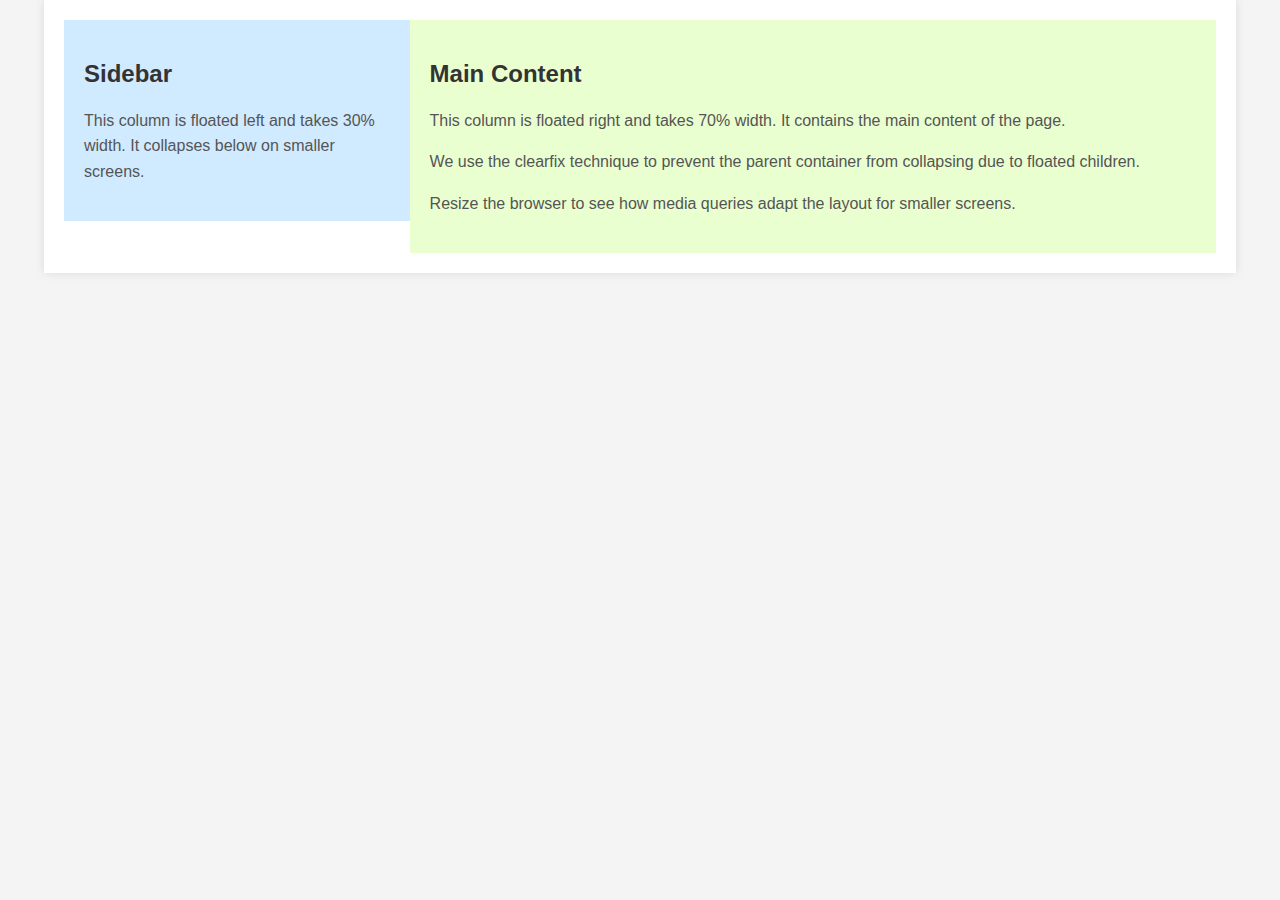
<file: Netacad Mod 4/index.html>
<!DOCTYPE html>
<html lang="en">
<head>
  <meta charset="UTF-8" />
  <meta name="viewport" content="width=device-width, initial-scale=1.0" />
  <title>Floats and Media Queries Demo</title>
  <style>
    body {
      font-family: Arial, sans-serif;
      margin: 0;
      padding: 0;
      background-color: #f4f4f4;
    }

    .container {
      width: 90%;
      max-width: 1200px;
      margin: 0 auto;
      overflow: hidden; /* Overflow method to contain floats */
      background-color: #fff;
      padding: 20px;
      box-shadow: 0 0 10px rgba(0,0,0,0.1);
    }

    .column {
      float: left;
      padding: 20px;
      box-sizing: border-box;
    }

    .col-1 {
      width: 30%;
      background-color: #d0eaff;
    }

    .col-2 {
      width: 70%;
      background-color: #eaffd0;
    }

    /* Clearfix technique */
    .clearfix::after {
      content: "";
      display: table;
      clear: both;
    }

    h2 {
      color: #333;
    }

    p {
      color: #555;
      line-height: 1.6;
    }

    /* Media Queries for responsiveness */
    @media screen and (max-width: 768px) {
      .col-1, .col-2 {
        width: 100%;
        float: none;
      }
    }
  </style>
</head>
<body>

  <div class="container clearfix">
    <div class="col-1 column">
      <h2>Sidebar</h2>
      <p>This column is floated left and takes 30% width. It collapses below on smaller screens.</p>
    </div>
    <div class="col-2 column">
      <h2>Main Content</h2>
      <p>This column is floated right and takes 70% width. It contains the main content of the page.</p>
      <p>We use the clearfix technique to prevent the parent container from collapsing due to floated children.</p>
      <p>Resize the browser to see how media queries adapt the layout for smaller screens.</p>
    </div>
  </div>

</body>
</html>
</file>
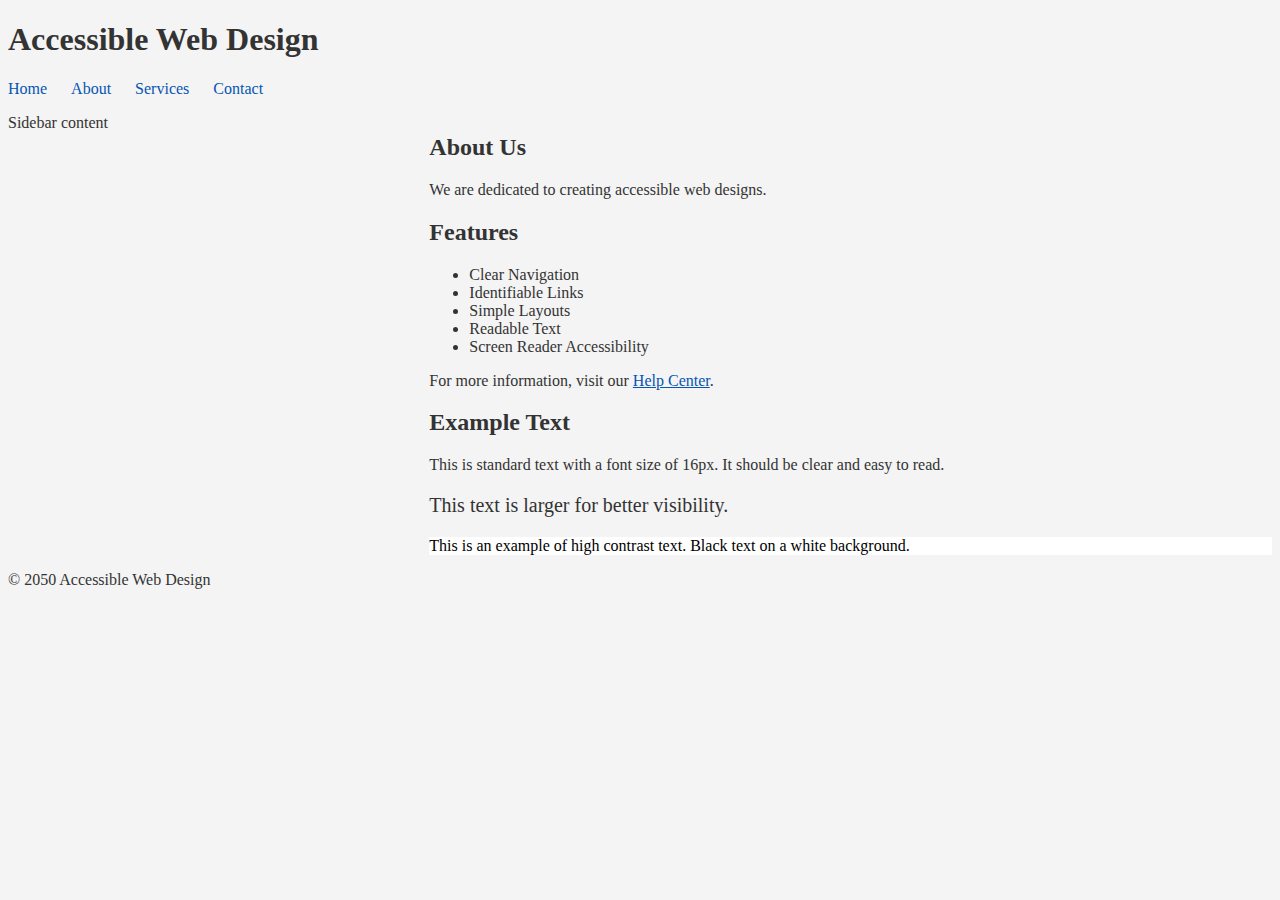
<file: Netacad Mod 9/index.html>
<!DOCTYPE html>
<html lang="en">
<head>
    <meta charset="UTF-8">
    <meta name="viewport" content="width=device-width, initial-scale=1.0">
    <title>Web Accessibility with CSS</title>
    <link rel="stylesheet" href="styles.css">
</head>
<body>
    <header class="header">
        <h1>Accessible Web Design</h1>
    </header>
    <nav>
        <ul class="navigation-menu">
            <li><a href="/">Home</a></li>
            <li><a href="/about">About</a></li>
            <li><a href="/services">Services</a></li>
            <li><a href="/contact">Contact</a></li>
        </ul>
    </nav>
    <div class="content">
        <aside class="sidebar">
            Sidebar content
        </aside>
        <main class="main-content">
            <section class="about">
                <h2>About Us</h2>
                <p>We are dedicated to creating accessible web designs.</p>
            </section>
            <section class="features">
                <h2>Features</h2>
                <ul class="feature-list">
                    <li>Clear Navigation</li>
                    <li>Identifiable Links</li>
                    <li>Simple Layouts</li>
                    <li>Readable Text</li>
                    <li>Screen Reader Accessibility</li>
                </ul>
                <p>For more information, visit our <a href="https://example.com">Help Center</a>.</p>
            </section>
            <section class="example">
                <h2>Example Text</h2>
                <p>This is standard text with a font size of 16px. It should be clear and easy to read.</p>
                <p class="large-text">This text is larger for better visibility.</p>
                <div class="high-contrast-text">
                    This is an example of high contrast text. Black text on a white background.
                </div>
            </section>
        </main>
    </div>
    <footer class="footer">
        <p>&copy; 2050 Accessible Web Design</p>
    </footer>
</body>
</html>
</file>
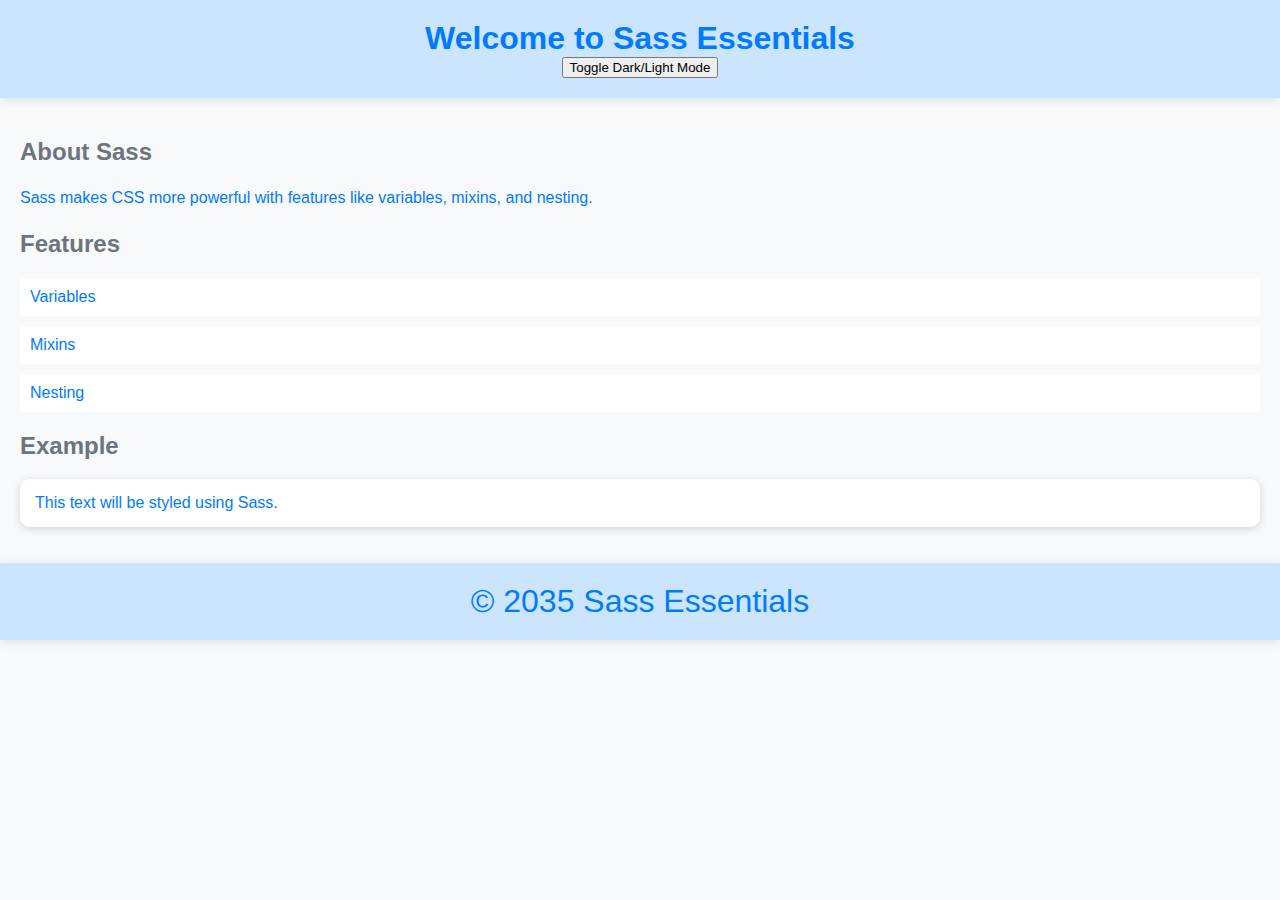
<file: Ntacad Mod 8/index.html>
<!DOCTYPE html>
<html lang="en">
<head>
  <meta charset="UTF-8">
  <meta name="viewport" content="width=device-width, initial-scale=1.0">
  <title>Sass Essentials</title>
  <link rel="stylesheet" href="styles.css">
</head>
<body>
  <header class="header">
    <h1>Welcome to Sass Essentials</h1>
    <!-- Toggle Switch -->
    <button id="theme-toggle">Toggle Dark/Light Mode</button>
  </header>

  <main>
    <section class="about">
      <h2>About Sass</h2>
      <p>Sass makes CSS more powerful with features like variables, mixins, and nesting.</p>
    </section>
    <section class="features">
      <h2>Features</h2>
      <ul class="feature-list">
        <li>Variables</li>
        <li>Mixins</li>
        <li>Nesting</li>
      </ul>
    </section>
    <section class="example">
      <h2>Example</h2>
      <p class="example-text">This text will be styled using Sass.</p>
    </section>
  </main>

  <footer class="footer">
    <p>&copy; 2035 Sass Essentials</p>
  </footer>

  <!-- JavaScript for Toggle -->
  <script>
    const toggleBtn = document.getElementById('theme-toggle');
    toggleBtn.addEventListener('click', () => {
      document.body.classList.toggle('dark-mode');
    });
  </script>
</body>
</html>
</file>
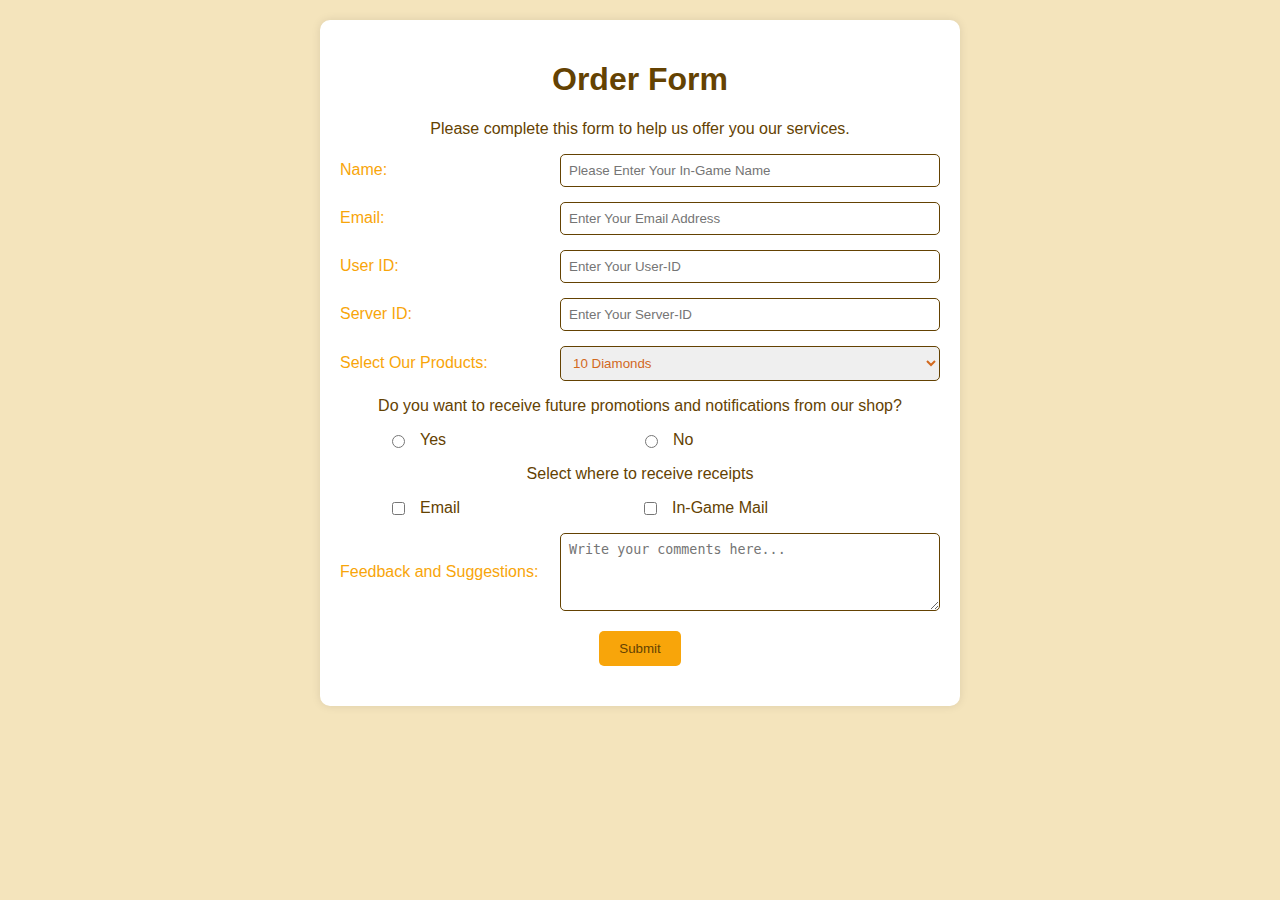
<file: exam/exam.pre.html>
<!DOCTYPE html>
<html lang="en">
<head>
    <meta charset="UTF-8">
    <title>Pat's Recharge Shop</title>
    <style>
        body {
            background-color: #f4e4bc; /* Sandy/beige background matching Minecraft theme */
            font-family: Arial, sans-serif;
            margin: 0;
            padding: 20px;
        }

        .container {
            max-width: 600px;
            margin: 0 auto;
            background-color: #fff;
            padding: 20px;
            border-radius: 10px;
            box-shadow: 0 0 10px rgba(0,0,0,0.1);
        }

        h1 {
            text-align: center;
            color: #644202;
        }

        p {
            text-align: center;
            color: #644202;
        }

        .form-group {
            display: flex;
            align-items: center;
            margin-bottom: 15px;
        }

        label {
            width: 35%;
            color: #f8a50a;
            text-align: left;
            margin-right: 10px;
        }

        input[type="text"], input[type="email"], input[type="number"], select, textarea {
            flex: 1;
            padding: 8px;
            border: 1px solid #644202;
            border-radius: 5px;
            color: chocolate;
        }

        input[type="radio"], input[type="checkbox"] {
            margin-right: 5px;
        }

        .radio-group, .checkbox-group {
            display: flex;
            justify-content: center;
            margin-bottom: 15px;
        }

        .radio-group label, .checkbox-group label {
            margin: 0 10px;
            color: #644202;
        }

        #products {
            color: chocolate;
        }

        button {
            display: block;
            margin: 20px auto;
            padding: 10px 20px;
            background-color: #f8a50a;
            color: #644202;
            border: none;
            border-radius: 5px;
            cursor: pointer;
        }

        button:hover {
            background-color: #e6950a;
        }
    </style>
</head>

<body>
<div class="container">
    <h1 id="title">Order Form</h1>
    <p id="description">
        Please complete this form to help us offer you our services.
    </p>
    <form id="survey-form">
        <div class="form-group">
            <label id="name-label" for="name">Name:</label>
            <input
                type="text"
                id="name"
                name="name"
                placeholder="Please Enter Your In-Game Name"
                required
            >
        </div>
        <div class="form-group">
            <label id="email-label" for="email">Email:</label>
            <input
                type="email"
                id="email"
                name="email"
                placeholder="Enter Your Email Address"
                required
            >
        </div>
        <div class="form-group">
            <label id="userid" for="number">User ID:</label>
            <input
                type="number"
                id="number"
                name="userid"
                placeholder="Enter Your User-ID"
                required
            >
        </div>
        <div class="form-group">
            <label id="serverid" for="number">Server ID:</label>
            <input
                type="number"
                id="serverid"
                name="serverid"
                placeholder="Enter Your Server-ID"
                required
            >
        </div>
        <div class="form-group">
            <label for="products">Select Our Products:</label>
            <select id="products" name="ingame-currency">
                <option value="10">10 Diamonds</option>
                <option value="20">20 Diamonds</option>
                <option value="50">50 Diamonds</option>
                <option value="100">100 Diamonds</option>
                <option value="1000">1000 Diamonds</option>
            </select>
        </div>
        <p>Do you want to receive future promotions and notifications from our shop?</p>
        <div class="radio-group">
            <input type="radio" id="promo-yes" name="promo-active" value="yes">
            <label for="promo-yes">Yes</label>
            <input type="radio" id="promo-no" name="promo-active" value="no">
            <label for="promo-no">No</label>
        </div>
        <p>Select where to receive receipts</p>
        <div class="checkbox-group">
            <input type="checkbox" id="receipt-email" value="Email">
            <label for="receipt-email">Email</label><br>
            <input type="checkbox" id="receipt-mail" value="In-game Mail">
            <label for="receipt-mail">In-Game Mail</label>
        </div>
        <div class="form-group">
            <label for="comments">Feedback and Suggestions:</label>
            <textarea id="comments" name="comments" rows="4" cols="40" placeholder="Write your comments here..."></textarea>
        </div>
        <button id="submit" type="submit">Submit</button>
    </form>
</div>
</html>
</file>
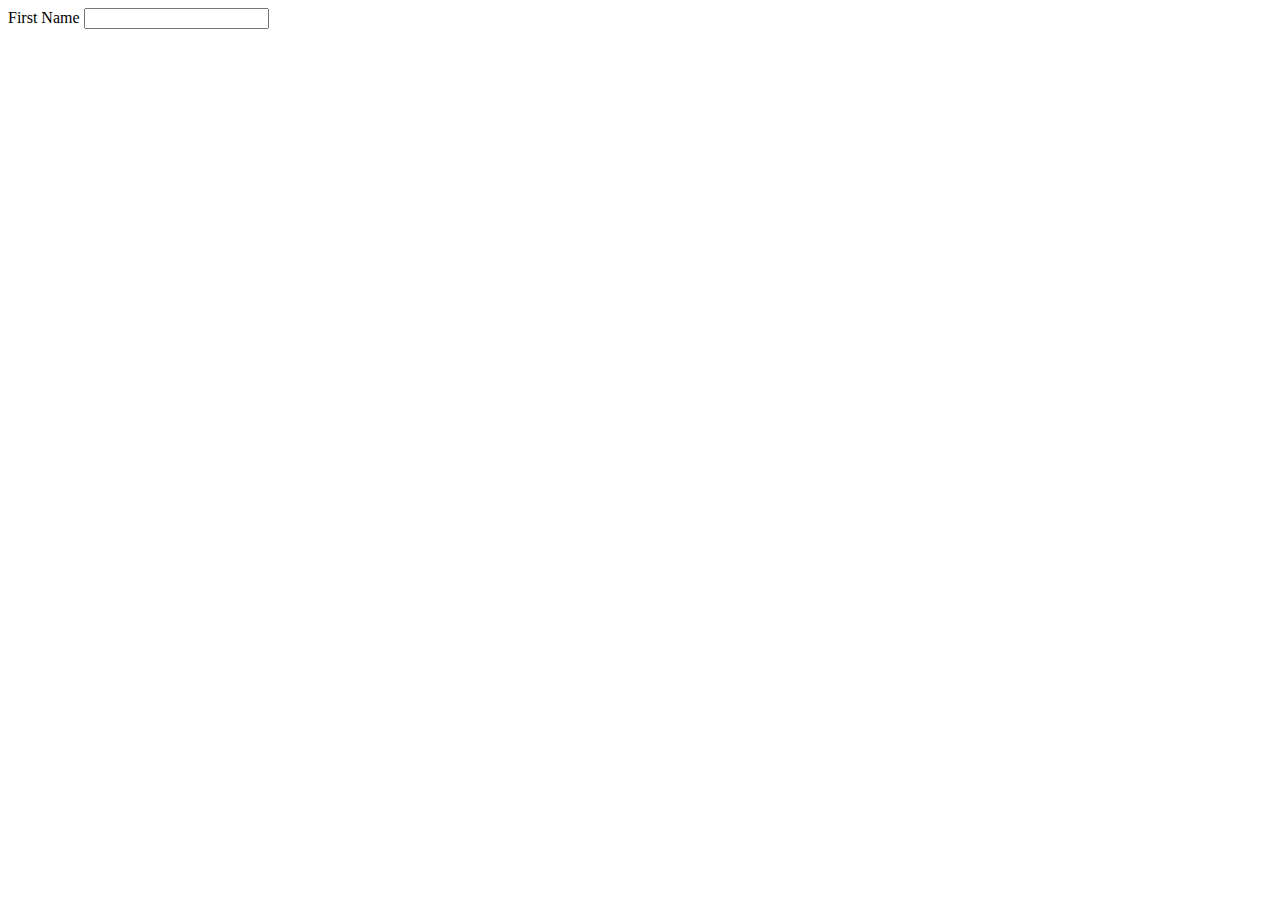
<file: exam/prelim.html>
<!DOCTYPE html>
<html>
    <body>
            <form id="survey-form">
                <label for="fname">First Name</label>
                <input type="text" id="fname" name="fname"><br>
            </form>
    </body>

</html>
</file>
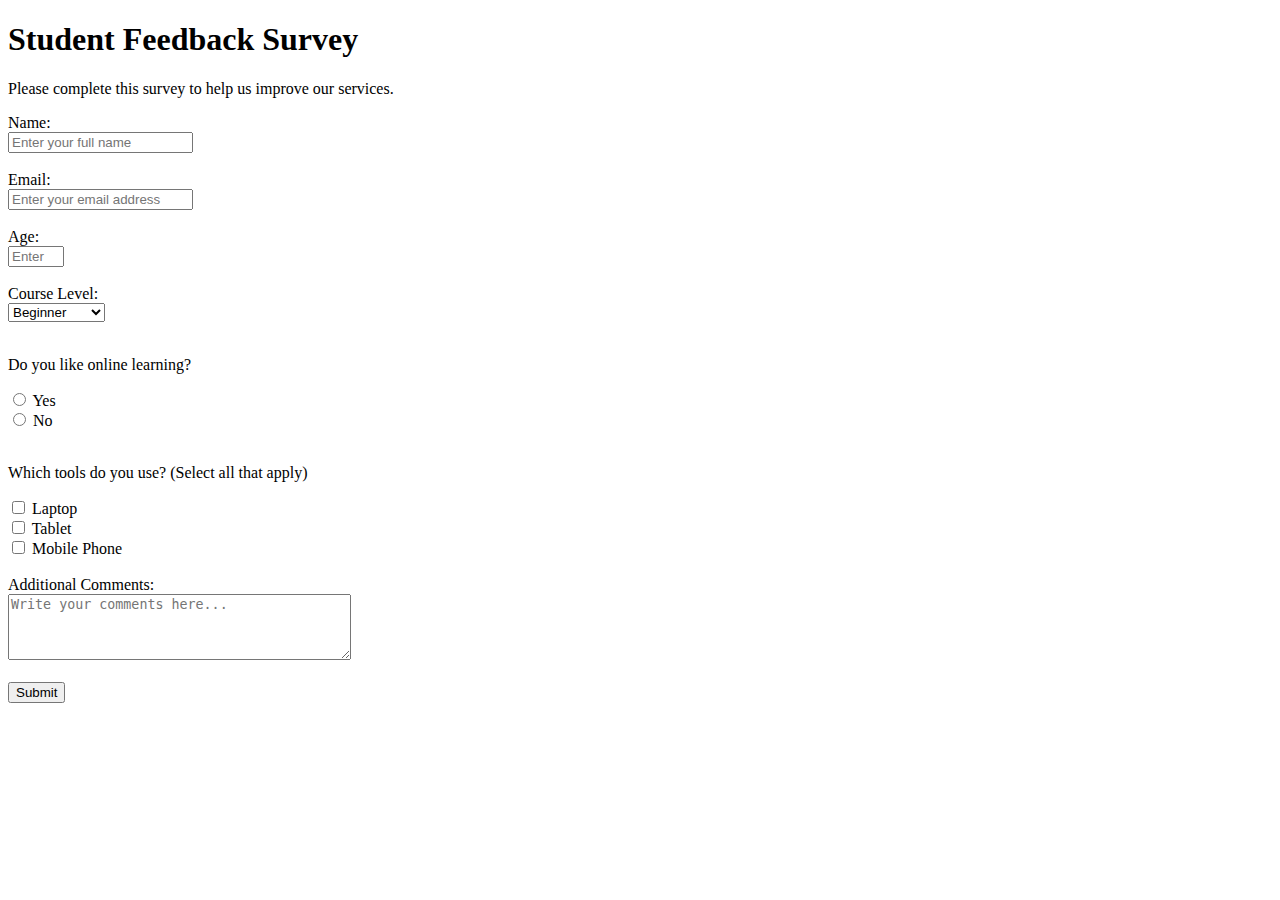
<file: Explore/explore.html>
<!DOCTYPE html>
<html lang="en">
<head>
    <meta charset="UTF-8">
    <title>Survey Form</title>
</head>

<body>

    <!-- Main Heading -->
    <h1 id="title">Student Feedback Survey</h1>

    <!-- Description -->
    <p id="description">
        Please complete this survey to help us improve our services.
    </p>

    <!-- Survey Form Wrapper -->
    <form id="survey-form">

        <!-- Name Field -->
        <label id="name-label" for="name">Name:</label><br>
        <input
            type="text"
            id="name"
            name="name"
            placeholder="Enter your full name"
            required
        ><br><br>

        <!-- Email Field -->
        <label id="email-label" for="email">Email:</label><br>
        <input
            type="email"
            id="email"
            name="email"
            placeholder="Enter your email address"
            required
        ><br><br>

        <!-- Number Field -->
        <label id="number-label" for="number">Age:</label><br>
        <input
            type="number"
            id="number"
            name="age"
            placeholder="Enter your age"
            min="10"
            max="60"
            required
        ><br><br>

        <!-- Dropdown -->
        <label for="dropdown">Course Level:</label><br>
        <select id="dropdown" name="course">
            <option value="beginner">Beginner</option>
            <option value="intermediate">Intermediate</option>
            <option value="advanced">Advanced</option>
            <option value="professional">Professional</option>
            <option value="other">Other</option>
        </select><br><br>

        <!-- Radio Buttons -->
        <p>Do you like online learning?</p>
        <input type="radio" name="learning" value="yes"> Yes<br>
        <input type="radio" name="learning" value="no"> No<br><br>

        <!-- Checkboxes -->
        <p>Which tools do you use? (Select all that apply)</p>
        <input type="checkbox" value="laptop"> Laptop<br>
        <input type="checkbox" value="tablet"> Tablet<br>
        <input type="checkbox" value="mobile"> Mobile Phone<br><br>

        <!-- Textarea -->
        <label for="comments">Additional Comments:</label><br>
        <textarea id="comments" rows="4" cols="40" placeholder="Write your comments here..."></textarea><br><br>

        <!-- Submit Button -->
        <button id="submit" type="submit">Submit</button>

    </form>

</body>
</html>
</file>
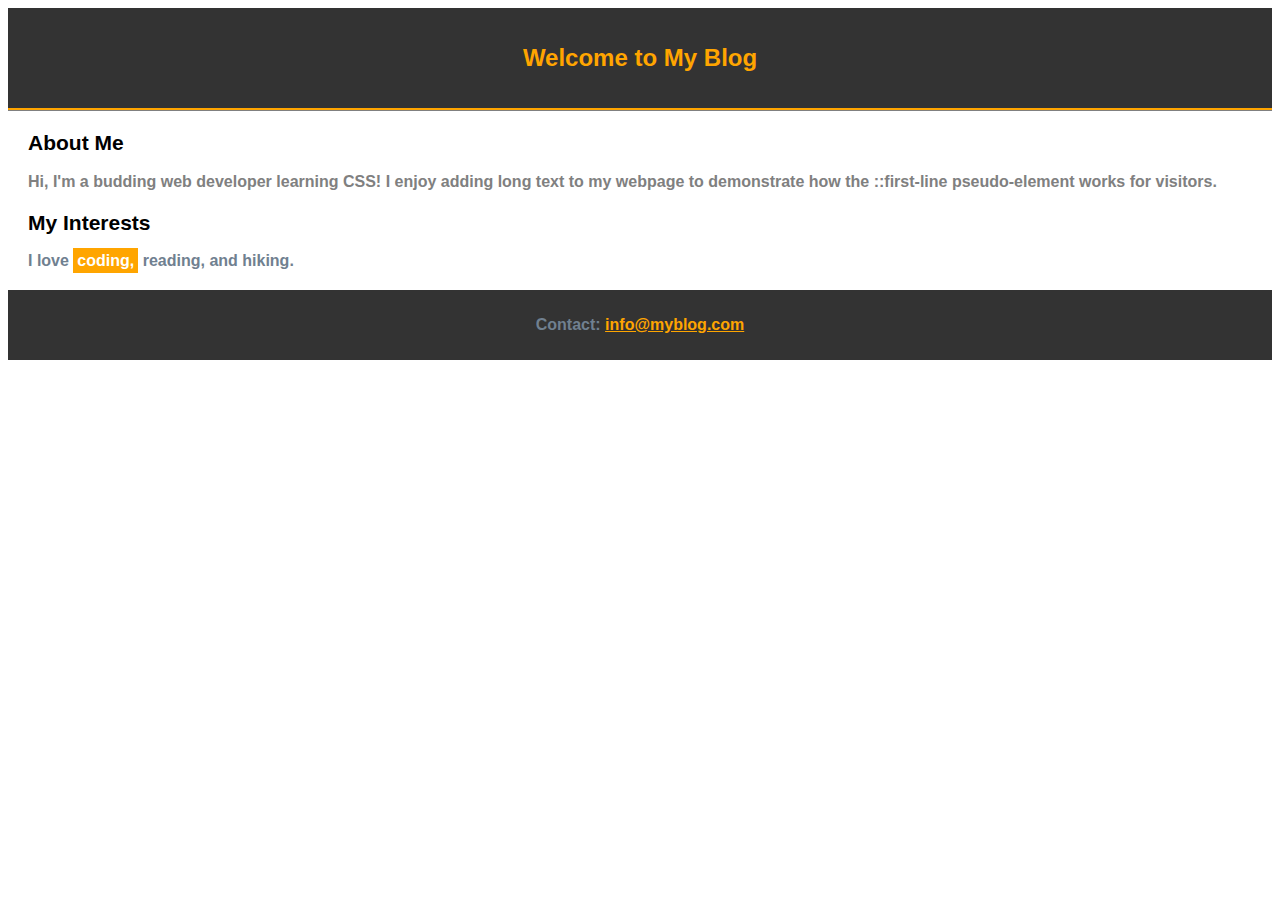
<file: Netacad Mod 1/index2g.html>
<!DOCTYPE html>
<html lang="en">
<head>
    <meta charset="UTF-8">
    <meta name="viewport" content="width=device-width, initial-scale=1.0">
    <title>My Personal Blog</title>
    <link rel="stylesheet" href="styles.css">
    <style>
        p {
            color: slategray;
            font-size: 16px;
        }
    </style>
</head>
<body>
    <header id="header">
        <h1 style="color: blue; font-size: 24px;">Welcome to My Blog</h1>
    </header>
    <main>
        <section>
            <h2>About Me</h2>
            <!-- Inline styles (highest specificity) -->
        <p style="color: gray;">Hi, I'm a budding web developer learning CSS! I enjoy adding long text to my webpage to demonstrate how the ::first-line pseudo-element works for visitors.</p>
        </section>
        <section>
            <h2>My Interests</h2>
            <p>I love <span class="highlight">coding,</span> reading, and hiking.</p>
        </section>
    </main>
    <footer>
        <p>Contact: <a href="mailto:">info@myblog.com</a></p>
    </footer>
</body>
</html>
</file>
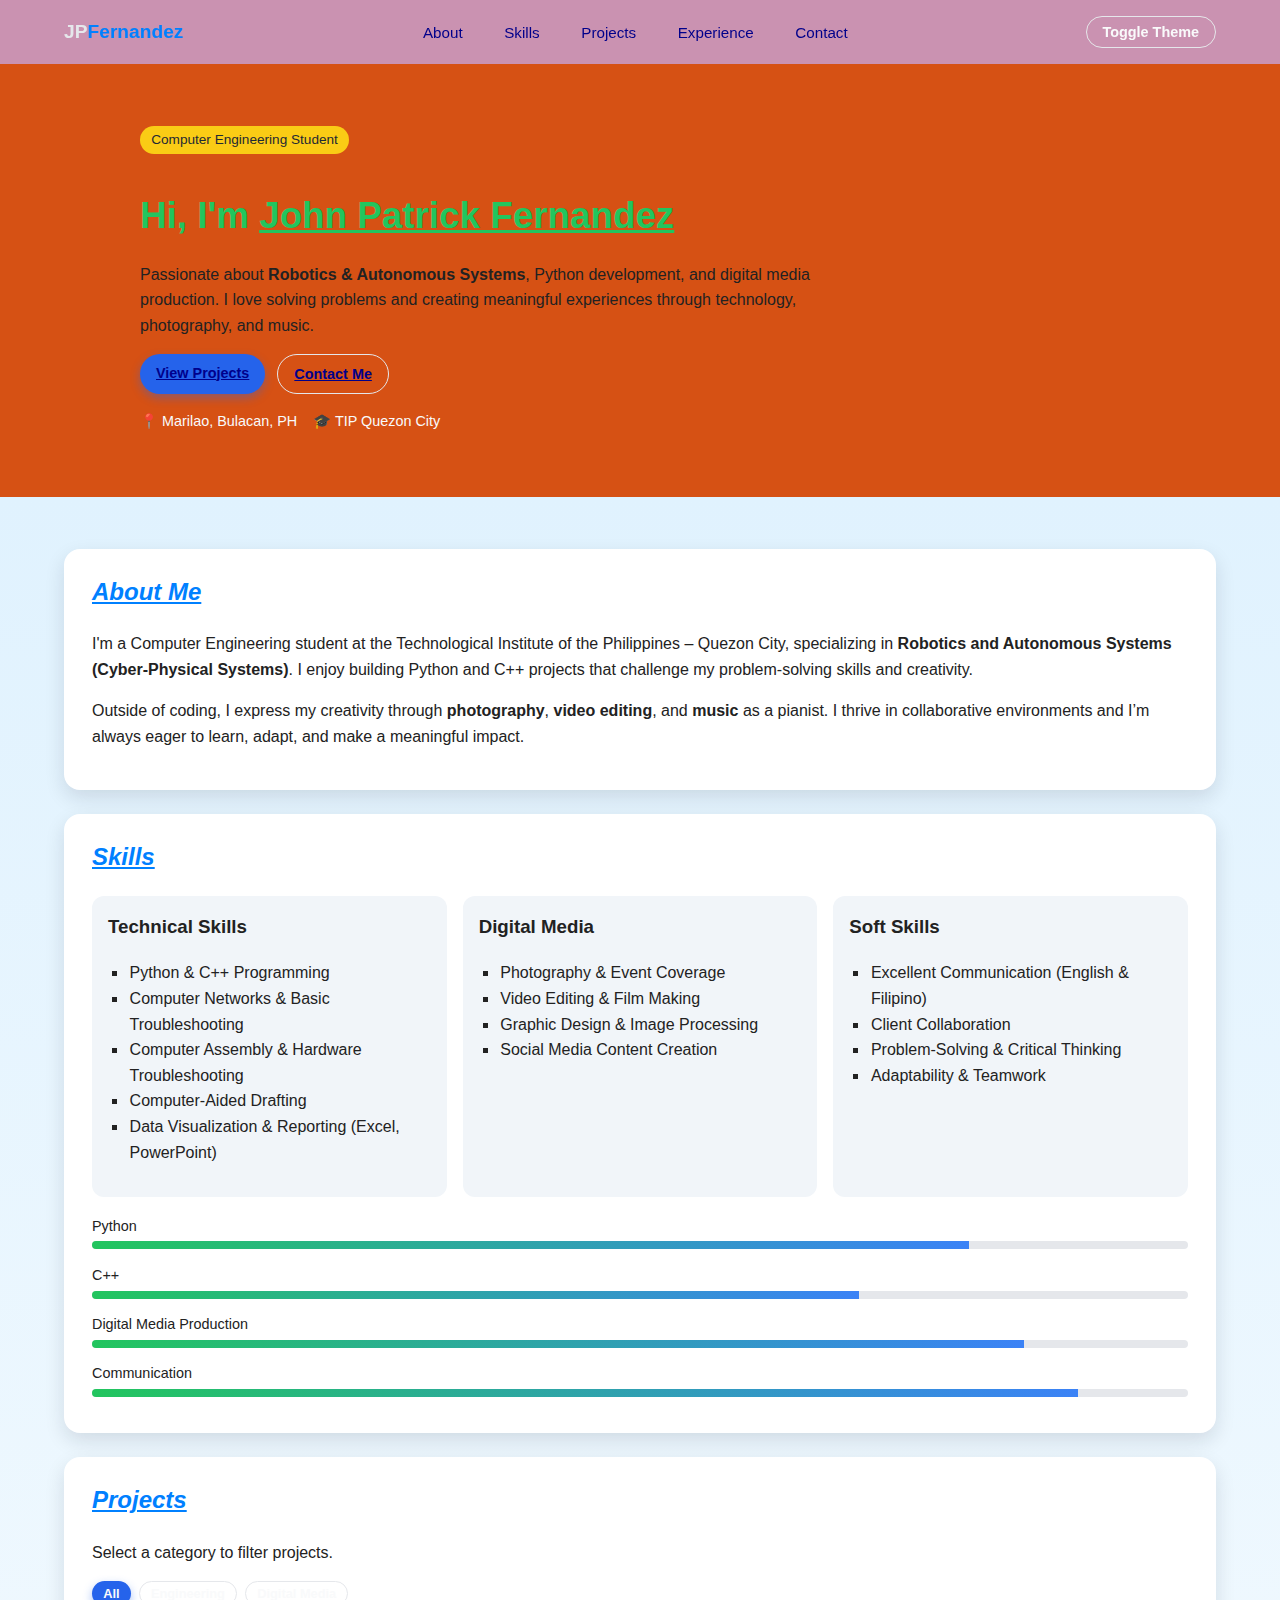
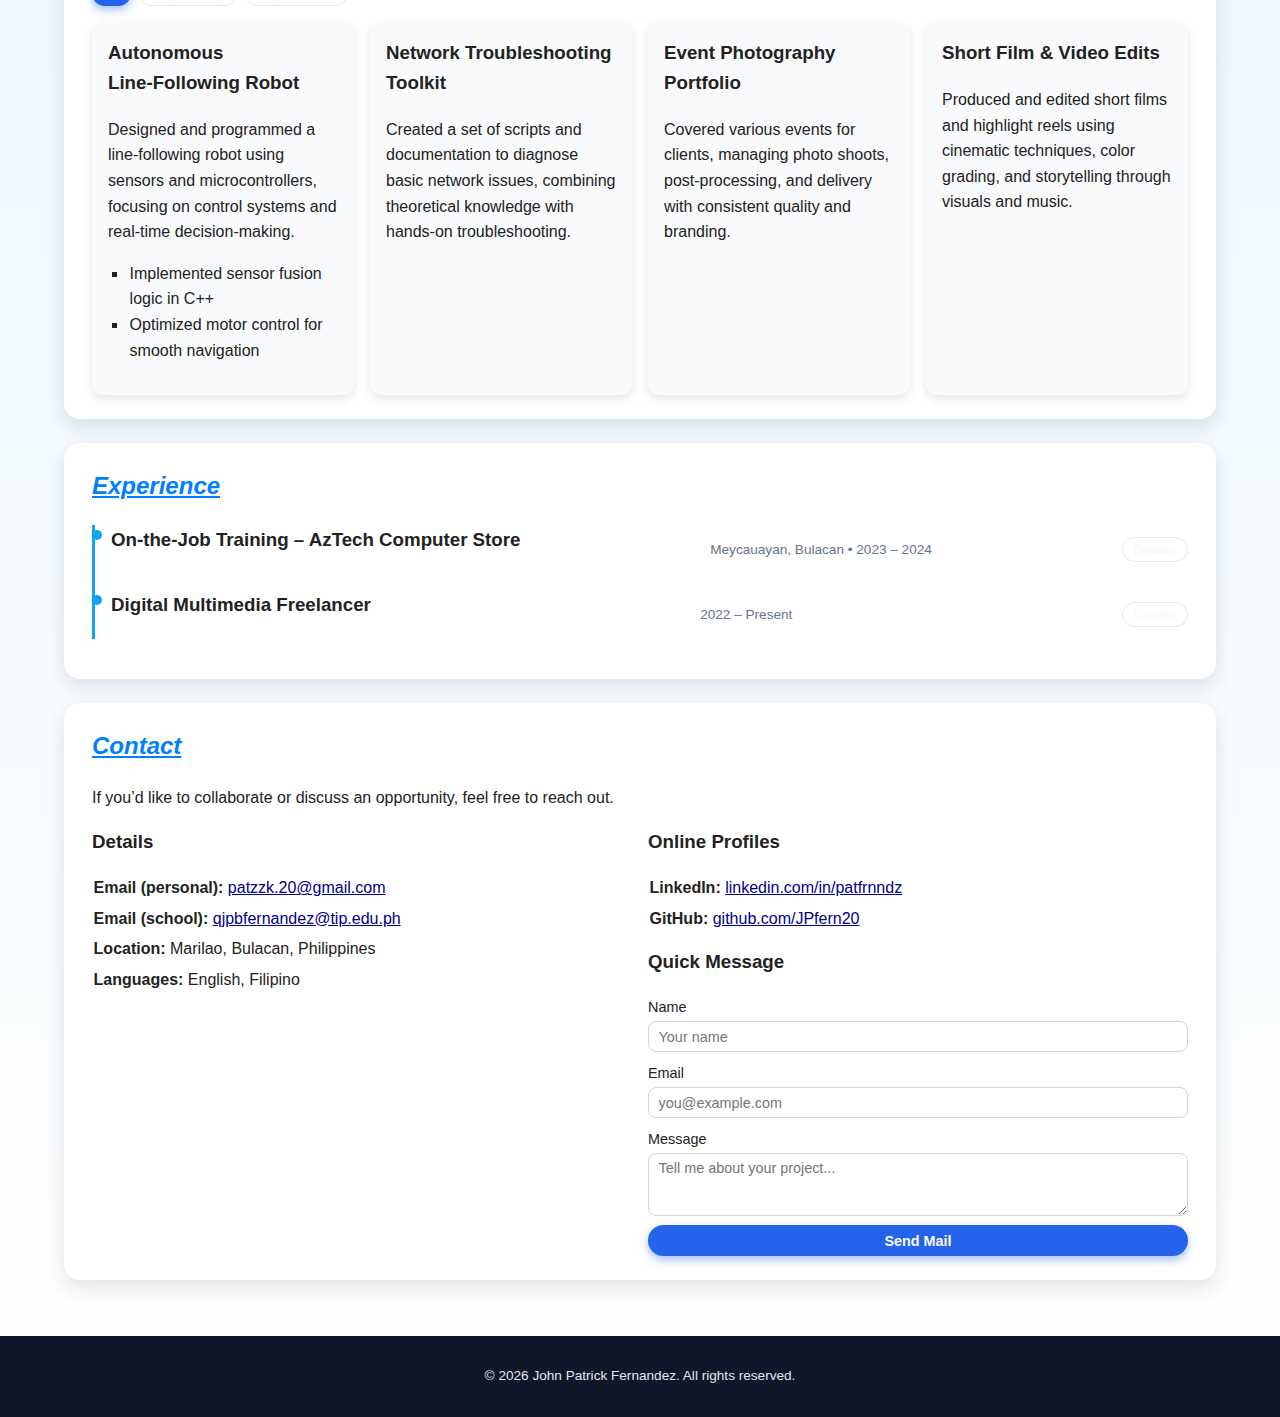
<file: Netacad Mod 2/index2.html>
<!DOCTYPE html>
<html lang="en">
<head>
    <meta charset="UTF-8">
    <meta name="viewport" content="width=device-width, initial-scale=1.0">
    <title>John Patrick Fernandez | Portfolio</title>
    <link rel="stylesheet" href="styles.css">
</head>
<body>
    <header id="header" class="site-header">
        <nav class="nav">
            <div class="logo">JP<span>Fernandez</span></div>
            <ul class="nav-links">
                <li><a href="#about">About</a></li>
                <li><a href="#skills">Skills</a></li>
                <li><a href="#projects">Projects</a></li>
                <li><a href="#experience">Experience</a></li>
                <li><a href="#contact">Contact</a></li>
            </ul>
            <button id="themeToggle" class="btn btn-outline">Toggle Theme</button>
        </nav>

        <section class="hero">
            <div class="hero-text">
                <p class="tag">Computer Engineering Student</p>
                <h1>Hi, I'm <span>John Patrick Fernandez</span></h1>
                <p class="subtitle">
                    Passionate about <strong>Robotics & Autonomous Systems</strong>, Python development,
                    and digital media production. I love solving problems and creating meaningful
                    experiences through technology, photography, and music.
                </p>
                <div class="hero-actions">
                    <a href="#projects" class="btn btn-primary">View Projects</a>
                    <a href="#contact" class="btn btn-outline">Contact Me</a>
                </div>
                <div class="hero-meta">
                    <span>📍 Marilao, Bulacan, PH</span>
                    <span>🎓 TIP Quezon City</span>
                </div>
            </div>
        </section>
    </header>

    <main>
        <section id="about" class="card-section">
            <h2>About Me</h2>
            <p>
                I'm a Computer Engineering student at the Technological Institute of the Philippines – Quezon City,
                specializing in <strong>Robotics and Autonomous Systems (Cyber‑Physical Systems)</strong>.
                I enjoy building Python and C++ projects that challenge my problem‑solving skills and creativity.
            </p>
            <p>
                Outside of coding, I express my creativity through <strong>photography</strong>, <strong>video editing</strong>,
                and <strong>music</strong> as a pianist. I thrive in collaborative environments and I’m always eager
                to learn, adapt, and make a meaningful impact.
            </p>
        </section>

        <section id="skills" class="card-section">
            <h2>Skills</h2>
            <div class="skills-grid">
                <div class="skill">
                    <h3>Technical Skills</h3>
                    <ul>
                        <li>Python &amp; C++ Programming</li>
                        <li>Computer Networks &amp; Basic Troubleshooting</li>
                        <li>Computer Assembly &amp; Hardware Troubleshooting</li>
                        <li>Computer‑Aided Drafting</li>
                        <li>Data Visualization &amp; Reporting (Excel, PowerPoint)</li>
                    </ul>
                </div>
                <div class="skill">
                    <h3>Digital Media</h3>
                    <ul>
                        <li>Photography &amp; Event Coverage</li>
                        <li>Video Editing &amp; Film Making</li>
                        <li>Graphic Design &amp; Image Processing</li>
                        <li>Social Media Content Creation</li>
                    </ul>
                </div>
                <div class="skill">
                    <h3>Soft Skills</h3>
                    <ul>
                        <li>Excellent Communication (English &amp; Filipino)</li>
                        <li>Client Collaboration</li>
                        <li>Problem‑Solving &amp; Critical Thinking</li>
                        <li>Adaptability &amp; Teamwork</li>
                    </ul>
                </div>
            </div>

            <div class="skill-bars">
                <div class="skill-bar">
                    <span>Python</span>
                    <div class="bar"><div class="fill" data-level="80"></div></div>
                </div>
                <div class="skill-bar">
                    <span>C++</span>
                    <div class="bar"><div class="fill" data-level="70"></div></div>
                </div>
                <div class="skill-bar">
                    <span>Digital Media Production</span>
                    <div class="bar"><div class="fill" data-level="85"></div></div>
                </div>
                <div class="skill-bar">
                    <span>Communication</span>
                    <div class="bar"><div class="fill" data-level="90"></div></div>
                </div>
            </div>
        </section>

        <section id="projects" class="card-section">
            <h2>Projects</h2>
            <p>Select a category to filter projects.</p>
            <div class="filter-buttons">
                <button class="btn btn-small btn-primary" data-filter="all">All</button>
                <button class="btn btn-small btn-outline" data-filter="engineering">Engineering</button>
                <button class="btn btn-small btn-outline" data-filter="media">Digital Media</button>
            </div>

            <div class="projects-grid">
                <article class="project-card" data-category="engineering">
                    <h3>Autonomous Line‑Following Robot</h3>
                    <p>
                        Designed and programmed a line‑following robot using sensors and microcontrollers,
                        focusing on control systems and real‑time decision‑making.
                    </p>
                    <ul>
                        <li>Implemented sensor fusion logic in C++</li>
                        <li>Optimized motor control for smooth navigation</li>
                    </ul>
                </article>

                <article class="project-card" data-category="engineering">
                    <h3>Network Troubleshooting Toolkit</h3>
                    <p>
                        Created a set of scripts and documentation to diagnose basic network issues,
                        combining theoretical knowledge with hands‑on troubleshooting.
                    </p>
                </article>

                <article class="project-card" data-category="media">
                    <h3>Event Photography Portfolio</h3>
                    <p>
                        Covered various events for clients, managing photo shoots, post‑processing,
                        and delivery with consistent quality and branding.
                    </p>
                </article>

                <article class="project-card" data-category="media">
                    <h3>Short Film &amp; Video Edits</h3>
                    <p>
                        Produced and edited short films and highlight reels using cinematic techniques,
                        color grading, and storytelling through visuals and music.
                    </p>
                </article>
            </div>
        </section>

        <section id="experience" class="card-section">
            <h2>Experience</h2>
            <div class="timeline">
                <div class="timeline-item">
                    <div class="timeline-header">
                        <h3>On‑the‑Job Training – AzTech Computer Store</h3>
                        <span class="timeline-meta">Meycauayan, Bulacan • 2023 – 2024</span>
                        <button class="toggle-details btn btn-small btn-outline">Details</button>
                    </div>
                    <div class="timeline-body">
                        <ul>
                            <li>Assisted customers with computer products and services.</li>
                            <li>Performed basic <strong>computer assembly</strong> and troubleshooting.</li>
                            <li>Helped maintain a reliable and organized store environment.</li>
                        </ul>
                    </div>
                </div>

                <div class="timeline-item">
                    <div class="timeline-header">
                        <h3>Digital Multimedia Freelancer</h3>
                        <span class="timeline-meta">2022 – Present</span>
                        <button class="toggle-details btn btn-small btn-outline">Details</button>
                    </div>
                    <div class="timeline-body">
                        <ul>
                            <li>Worked with a variety of clients for photography and video projects.</li>
                            <li>Handled <strong>image processing</strong>, <strong>video editing</strong>, and <strong>graphic design</strong>.</li>
                            <li>Delivered creative solutions tailored to each client’s branding and goals.</li>
                        </ul>
                    </div>
                </div>
            </div>
        </section>

        <section id="contact" class="card-section">
            <h2>Contact</h2>
            <p>If you’d like to collaborate or discuss an opportunity, feel free to reach out.</p>
            <div class="contact-grid">
                <div>
                    <h3>Details</h3>
                    <ul class="contact-list">
                        <li><strong>Email (personal):</strong> <a href="mailto:patzzk.20@gmail.com">patzzk.20@gmail.com</a></li>
                        <li><strong>Email (school):</strong> <a href="mailto:qjpbfernandez@tip.edu.ph">qjpbfernandez@tip.edu.ph</a></li>
                        <li><strong>Location:</strong> Marilao, Bulacan, Philippines</li>
                        <li><strong>Languages:</strong> English, Filipino</li>
                    </ul>
                </div>
                <div>
                    <h3>Online Profiles</h3>
                    <ul class="contact-list">
                        <li><strong>LinkedIn:</strong> <a href="https://www.linkedin.com/in/patfrnndz" target="_blank" rel="noopener noreferrer">linkedin.com/in/patfrnndz</a></li>
                        <li><strong>GitHub:</strong> <a href="https://github.com/JPfern20" target="_blank" rel="noopener noreferrer">github.com/JPfern20</a></li>
                    </ul>
                    <h3>Quick Message</h3>
                    <form class="contact-form" onsubmit="return false;">
                        <label>
                            Name
                            <input type="text" name="name" placeholder="Your name">
                        </label>
                        <label>
                            Email
                            <input type="email" name="email" placeholder="you@example.com">
                        </label>
                        <label>
                            Message
                            <textarea name="message" rows="3" placeholder="Tell me about your project..."></textarea>
                        </label>
                        <button type="submit" class="btn btn-primary">Send Mail</button>
                    </form>
                </div>
            </div>
        </section>
    </main>

    <footer class="site-footer">
        <p>© <span id="year"></span> John Patrick Fernandez. All rights reserved.</p>
    </footer>

    <script>
        // Dynamic year
        document.getElementById('year').textContent = new Date().getFullYear();

        // Theme toggle
        const themeToggle = document.getElementById('themeToggle');
        themeToggle.addEventListener('click', () => {
            document.body.classList.toggle('dark');
        });

        // Experience accordion
        document.querySelectorAll('.toggle-details').forEach(button => {
            button.addEventListener('click', () => {
                const item = button.closest('.timeline-item');
                item.classList.toggle('open');
            });
        });

        // Project filter
        const filterButtons = document.querySelectorAll('.filter-buttons .btn');
        const projectCards = document.querySelectorAll('.project-card');

        filterButtons.forEach(button => {
            button.addEventListener('click', () => {
                const filter = button.getAttribute('data-filter');

                filterButtons.forEach(btn => btn.classList.remove('active'));
                button.classList.add('active');

                projectCards.forEach(card => {
                    const category = card.getAttribute('data-category');
                    if (filter === 'all' || category === filter) {
                        card.style.display = 'block';
                    } else {
                        card.style.display = 'none';
                    }
                });
            });
        });

        // Animate skill bars on load
        window.addEventListener('load', () => {
            document.querySelectorAll('.skill-bar .fill').forEach(fill => {
                const level = fill.getAttribute('data-level');
                fill.style.width = level + '%';
            });
        });
    </script>
</body>
</html>
</file>
<file: Netacad Mod 9/styles.css>
/* styles.css */
body {
  color: #333;
  background-color: #f4f4f4;
  font-size: 16px;
}

.navigation-menu {
  list-style: none;
  padding: 0;
}

.navigation-menu li {
  display: inline;
  margin-right: 20px;
}

.navigation-menu a {
  text-decoration: none;
  color: #0654b3;
}

.navigation-menu a:hover {
  text-decoration: underline;
}

a {
  color: #0654b3;
  text-decoration: underline;
}

a:hover,
a:focus {
  color: #002766;
}

.content {
  display: flex;
  flex-direction: row;
}

.sidebar {
  flex: 1;
  order: 1;
}

.main-content {
  flex: 2;
  order: 2;
}

.large-text {
  font-size: 20px;
}

.high-contrast-text {
  color: #000;
  background-color: #fff;
}

.screen-reader-text {
  position: absolute;
  width: 1px;
  height: 1px;
  margin: -1px;
  padding: 0;
  overflow: hidden;
  clip: rect(0, 0, 0, 0);
  border: 0;
}

/*# sourceMappingURL=styles.css.map */
</file>
<file: Ntacad Mod 8/styles.css>
body {
  font-family: Arial, sans-serif;
  font-size: 16px;
  color: #007bff;
  margin: 0;
  padding: 0;
  background-color: #f8f9fa;
}

.header, .footer {
  background-color: rgb(204, 228.6, 255);
  padding: 20px;
  text-align: center;
  box-shadow: 0 2px 10px rgba(0, 0, 0, 0.1);
}

.header h1, .footer p {
  font-size: 2em;
  margin: 0;
}

main {
  padding: 20px;
}
main .about h2 {
  font-size: 1.5em;
  color: #6c757d;
}
main .about p {
  font-size: 16px;
  line-height: 1.5;
}
main .features h2 {
  font-size: 1.5em;
  color: #6c757d;
}
main .features .feature-list {
  list-style-type: none;
  padding: 0;
}
main .features .feature-list li {
  border-radius: 5px;
  padding: 10px;
  margin-bottom: 10px;
  background-color: white;
  transition: background-color 0.3s ease;
}
main .features .feature-list li:hover {
  background-color: rgb(153, 202.2, 255);
  cursor: pointer;
}
main .example h2 {
  font-size: 1.5em;
  color: #6c757d;
}
main .example .example-text {
  border-radius: 10px;
  padding: 15px;
  background-color: white;
  box-shadow: 0 2px 8px rgba(0, 0, 0, 0.15);
}

body.dark-mode {
  background-color: #121212;
  color: #ffffff;
}

body.dark-mode .header,
body.dark-mode .footer {
  background-color: rgb(0, 73.8, 153);
  color: #ffffff;
}

body.dark-mode main .about h2,
body.dark-mode main .features h2,
body.dark-mode main .example h2 {
  color: rgb(215.8369098712, 218.6566523605, 221.1630901288);
}
body.dark-mode main .feature-list li {
  background-color: rgb(0, 73.8, 153);
  color: #ffffff;
}
body.dark-mode main .feature-list li:hover {
  background-color: rgb(0, 98.4, 204);
}
body.dark-mode main .example-text {
  background-color: rgb(0, 73.8, 153);
  color: #ffffff;
}

@media (max-width: 768px) {
  body {
    font-size: 14px;
  }
  .header h1, .footer p {
    font-size: 1.5em;
  }
  main {
    padding: 10px;
  }
}

/*# sourceMappingURL=styles.css.map */
</file>
<file: Netacad Mod 1/styles.css>
/* Base styles */
body {
    font-family: Arial, sans-serif;
    font-size: 14px;
}

/* Header styles */
header {
    background-color: #333333;
    padding: 20px;
    text-align: center;
}

/* Section styles */
section {
    margin: 20px;
}

/* Footer styles */
footer {
    background-color: #333333;
    padding: 10px;
    text-align: center;
}

/* Element selector */
h2 {
    color: black;
}

/* Class selector */
.highlight {
    background-color: orange;
    color: white;
    padding: 4px;
}

/* ID selector */
#header {
    border-bottom: 2px solid orange;
}

/* Attribute selector */
a[href^="mailto:"] {
    color: orange;
}

/* Pseudo-class selector */
a:hover {
    color: white;
}

/* Pseudo-element selector */
p::first-line {
    font-weight: bold;
}

/* Combinator selector */
header + main {
    border-top: 1px solid gray;
}

/* Inline styles (highest specificity) */
h1 {
    color: blue !important; /* Overridden by inline styles */
}

/* Internal styles */
p {
    color: green;
}

/* External styles */
p {
    color: red; /* Overridden by internal styles */
}

#header h1 {
    color: orange !important; /* Overridden by !important */
}
</file>
<file: Netacad Mod 2/styles.css>
body {
    font-family: Arial, sans-serif;
    background-color: #f0f0f0; /* Light gray using HEX value */
    color: #222;
    margin: 0;
    line-height: 1.6;
    scroll-behavior: smooth;
}

body.dark {
    background-color: #0f172a;
    color: #e5e7eb;
    .site-header {
        background-color: rgb(0, 0, 0);
    }
}

.site-header {
    background-image: url('https://www.facebook.com/photo/?fbid=1689423278154490&set=a.118537575243076');
    background-repeat: no-repeat;
    background-position: center;
    background-color: rgb(214, 81, 20); /* red using RGB value */
    padding-bottom: 2rem;
    box-shadow: 0 4px 12px rgba(212, 195, 195, 0.25);
}

.nav {
    display: flex;
    align-items: center;
    justify-content: space-between;
    padding: 1rem 5%;
    background-color: rgba(200, 157, 204, 0.85);
    backdrop-filter: blur(10px);
}

.logo {
    font-weight: bold;
    font-size: 1.2rem;
    color: #e5e7eb;
}

.logo span {
    color: hsl(210, 100%, 50%); /* Blue using HSL value */
}

.nav-links {
    list-style: none;
    display: flex;
    gap: 1rem;
    margin: 0;
    padding: 0;
}

.nav-links a {
    color: #e5e7eb;
    text-decoration: none;
    font-size: 0.95rem;
    padding: 0.35rem 0.75rem;
    border-radius: 999px;
    transition: background-color 0.2s ease, color 0.2s ease;
}

.nav-links a:hover {
    background-color: #e5e7eb;
    color: #0f172a;
}

.hero {
    padding: 3rem 5% 2rem;
    max-width: 1000px;
    margin: 0 auto;
}

.hero-text h1 {
    color: rgb(34, 197, 94); /* Green using RGB value */
    font-size: 2.3rem;
    margin-bottom: 0.5rem;
}

.hero-text h1 span {
    text-decoration: underline;
}

.tag {
    display: inline-block;
    background-color: #facc15;
    color: #1f2933;
    padding: 0.2rem 0.7rem;
    border-radius: 999px;
    font-size: 0.85rem;
    margin-bottom: 0.5rem;
}

.subtitle {
    max-width: 700px;
    margin-bottom: 1rem;
}

.hero-actions {
    display: flex;
    flex-wrap: wrap;
    gap: 0.75rem;
    margin-bottom: 1rem;
}

.hero-meta {
    display: flex;
    flex-wrap: wrap;
    gap: 1rem;
    font-size: 0.9rem;
    color: #f9fafb;
}

main {
    background: linear-gradient(to bottom, #e0f2fe, #ffffff);
    padding: 2rem 5%;
}

.card-section {
    background-color: #ffffff;
    border-radius: 1rem;
    padding: 1.5rem 1.75rem;
    margin-bottom: 1.5rem;
    box-shadow: 0 8px 20px rgba(15, 23, 42, 0.12);
}

body.dark .card-section {
    background-color: #020617;
    box-shadow: 0 8px 20px rgba(15, 23, 42, 0.7);
}

h1 {
    color: rgb(34, 197, 94);
}

h2 {
    color: hsl(210, 100%, 50%); /* Blue using HSL value */
    font-style: italic;
    text-decoration: underline;
    margin-top: 0;
}

h3 {
    margin-top: 0;
}

section {
    margin: 20px 0;
}

ul {
    list-style-type: square;
    padding-left: 1.25rem;
}

li {
    line-height: 1.6;
    padding-left: 0.1rem;
}

a:link {
    color: darkblue;
}

a:visited {
    color: purple;
}

a:hover {
    color: red;
}

.btn {
    border: none;
    border-radius: 999px;
    padding: 0.45rem 1rem;
    font-size: 0.9rem;
    cursor: pointer;
    font-weight: 600;
    transition: background-color 0.2s ease, color 0.2s ease, transform 0.1s ease, box-shadow 0.1s ease;
}

.btn-primary {
    background-color: #2563eb;
    color: #f9fafb;
    box-shadow: 0 4px 10px rgba(37, 99, 235, 0.4);
}

.btn-outline {
    background-color: transparent;
    color: #f9fafb;
    border: 1px solid #e5e7eb;
}

.btn-small {
    padding: 0.25rem 0.7rem;
    font-size: 0.8rem;
}

.btn:hover {
    transform: translateY(-1px);
    box-shadow: 0 4px 12px rgba(15, 23, 42, 0.3);
}

.btn-primary:hover {
    background-color: #1d4ed8;
}

.btn-outline:hover {
    background-color: #e5e7eb;
    color: #111827;
}

.btn.active {
    background-color: #1d4ed8;
    color: #f9fafb;
}

.skills-grid {
    display: grid;
    grid-template-columns: repeat(auto-fit, minmax(220px, 1fr));
    gap: 1rem;
    margin-bottom: 1rem;
}

.skill {
    background-color: #f1f5f9;
    border-radius: 0.75rem;
    padding: 1rem;
}

body.dark .skill {
    background-color: #020617;
}

.skill-bars {
    margin-top: 1rem;
}

.skill-bar {
    margin-bottom: 0.8rem;
}

.skill-bar span {
    display: inline-block;
    margin-bottom: 0.2rem;
    font-size: 0.9rem;
}

.bar {
    background-color: #e5e7eb;
    border-radius: 999px;
    overflow: hidden;
    height: 8px;
}

.bar .fill {
    background: linear-gradient(to right, #22c55e, #3b82f6);
    width: 0;
    height: 100%;
    transition: width 1s ease-out;
}

.filter-buttons {
    display: flex;
    flex-wrap: wrap;
    gap: 0.5rem;
    margin-bottom: 1rem;
}

.projects-grid {
    display: grid;
    grid-template-columns: repeat(auto-fit, minmax(230px, 1fr));
    gap: 1rem;
}

.project-card {
    background-color: #f9fafb;
    border-radius: 0.75rem;
    padding: 1rem;
    box-shadow: 0 4px 10px rgba(15, 23, 42, 0.1);
    transition: transform 0.15s ease, box-shadow 0.15s ease;
}

.project-card:hover {
    transform: translateY(-3px);
    box-shadow: 0 8px 18px rgba(15, 23, 42, 0.18);
}

body.dark .project-card {
    background-color: #020617;
}

.timeline {
    border-left: 3px solid #0ea5e9;
    padding-left: 1rem;
}

.timeline-item {
    margin-bottom: 1rem;
    position: relative;
}

.timeline-item::before {
    content: "";
    position: absolute;
    left: -1.2rem;
    top: 0.3rem;
    width: 10px;
    height: 10px;
    background-color: #0ea5e9;
    border-radius: 50%;
}

.timeline-header {
    display: flex;
    flex-wrap: wrap;
    justify-content: space-between;
    align-items: center;
    gap: 0.5rem;
}

.timeline-meta {
    font-size: 0.85rem;
    color: #64748b;
}

.timeline-body {
    max-height: 0;
    overflow: hidden;
    transition: max-height 0.25s ease-out;
}

.timeline-item.open .timeline-body {
    max-height: 300px;
}

.contact-grid {
    display: grid;
    grid-template-columns: repeat(auto-fit, minmax(230px, 1fr));
    gap: 1rem;
}

.contact-list {
    list-style: none;
    padding-left: 0;
}

.contact-list li {
    margin-bottom: 0.3rem;
}

.contact-form {
    display: flex;
    flex-direction: column;
    gap: 0.6rem;
    margin-top: 0.5rem;
}

.contact-form label {
    display: flex;
    flex-direction: column;
    font-size: 0.9rem;
    gap: 0.15rem;
}

.contact-form input,
.contact-form textarea {
    border-radius: 0.5rem;
    border: 1px solid #cbd5e1;
    padding: 0.4rem 0.6rem;
    font-family: inherit;
    font-size: 0.9rem;
}

.contact-form input:focus,
.contact-form textarea:focus {
    outline: none;
    border-color: #2563eb;
    box-shadow: 0 0 0 2px rgba(37, 99, 235, 0.3);
}

.site-footer {
    text-align: center;
    padding: 1rem 0;
    background-color: #0f172a;
    color: #e5e7eb;
    font-size: 0.85rem;
}

@media (max-width: 700px) {
    .nav {
        flex-direction: column;
        align-items: flex-start;
        gap: 0.5rem;
    }

    .nav-links {
        flex-wrap: wrap;
        gap: 0.5rem;
    }

    .hero {
        padding-top: 2rem;
    }
}
</file>
